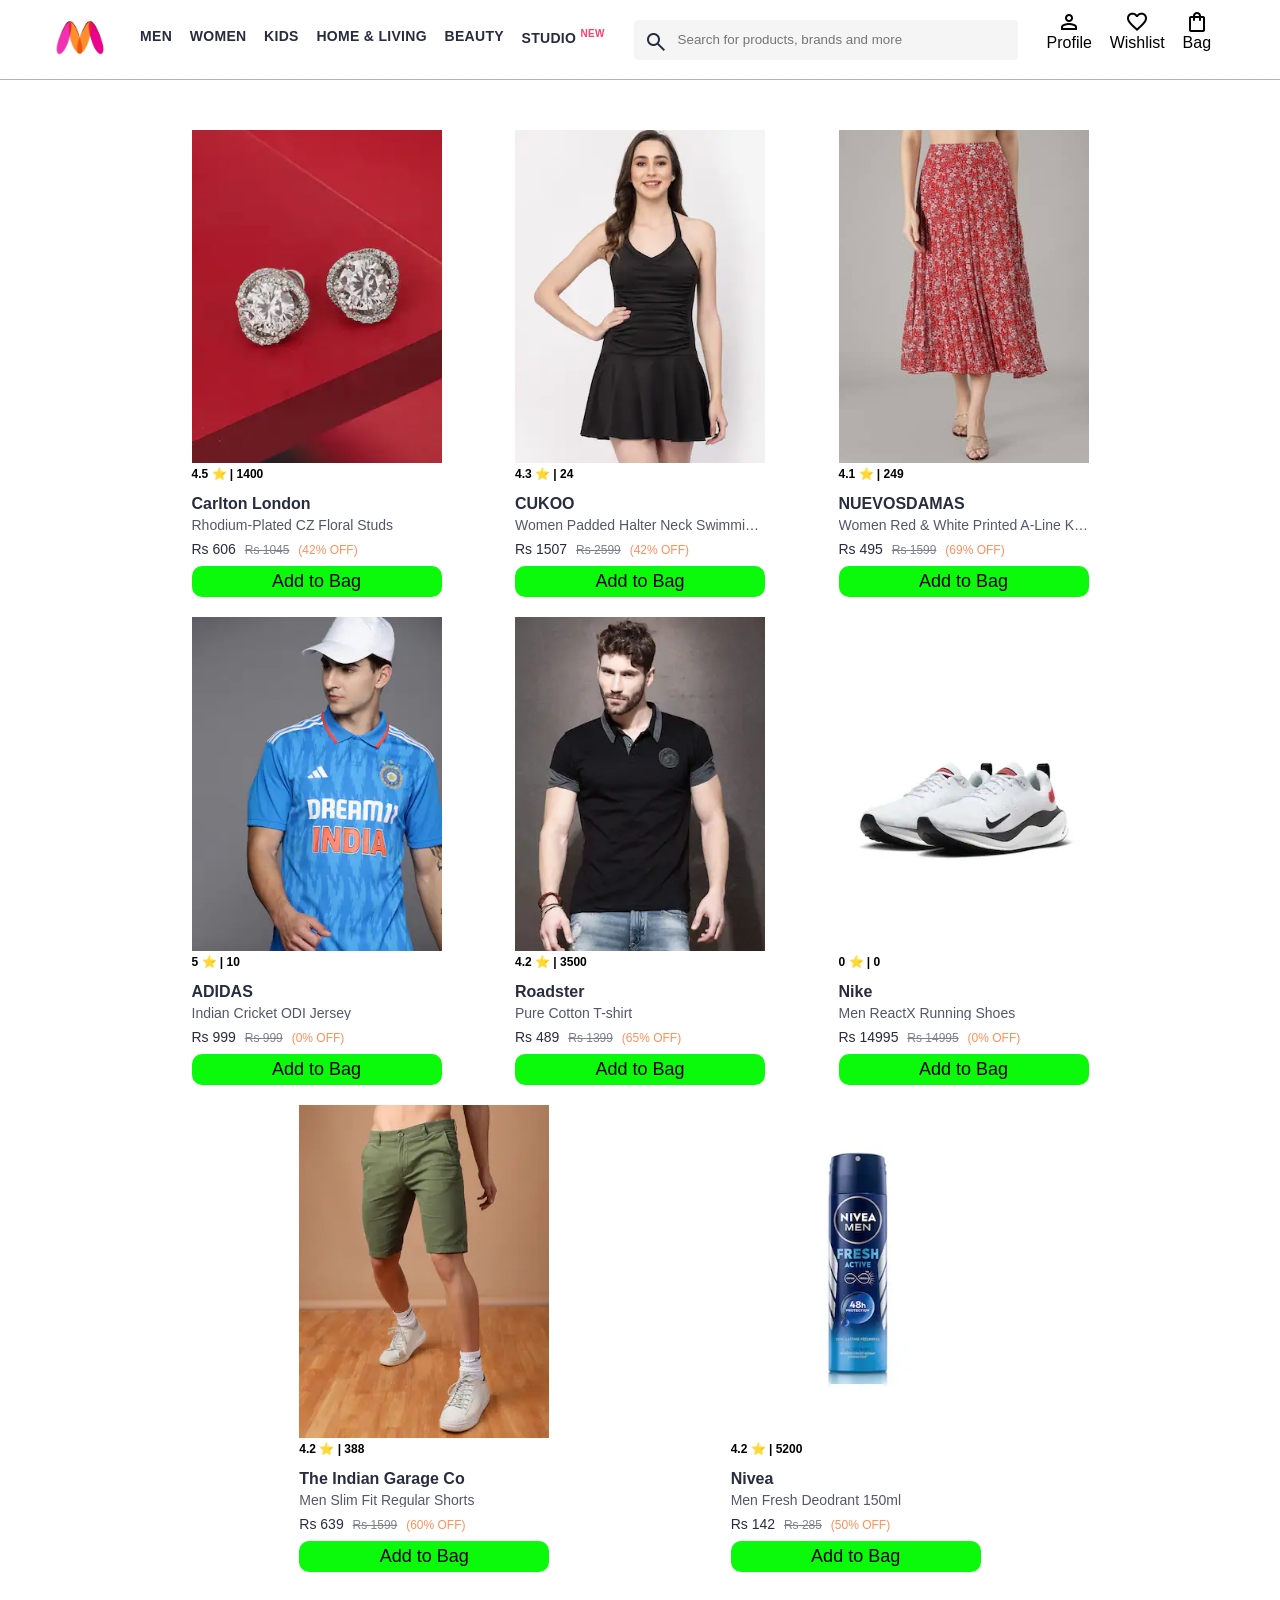
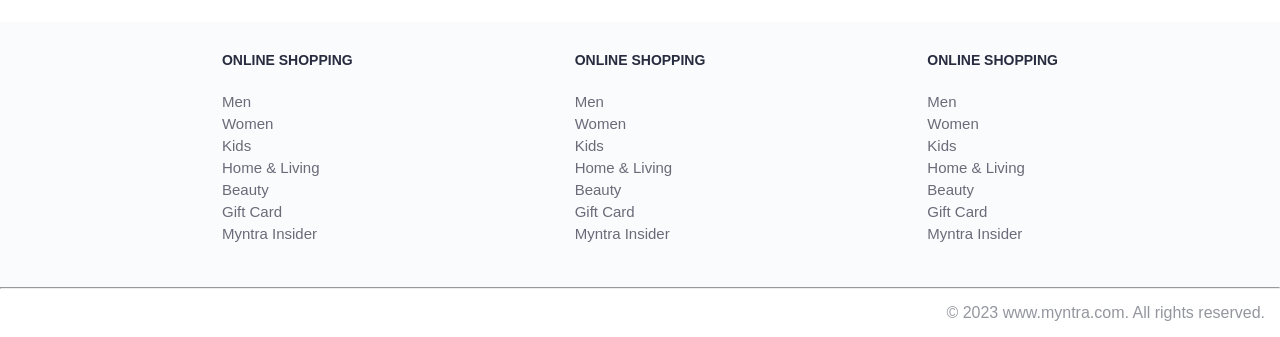
<file: index.html>
<!DOCTYPE html>
<html lang="en">
<head>
    <title>Myntra Functional Clone</title>
    <link rel="stylesheet" href="css/index.css">
    <link rel="stylesheet" href="https://fonts.googleapis.com/css2?family=Material+Symbols+Outlined:opsz,wght,FILL,GRAD@20..48,100..700,0..1,-50..200" />
</head>
<body>
    <header>
        <div class="logo_container">
            <a href="#"><img class="myntra_home" src="images/myntra_logo.webp.webp" alt="Myntra Home"></a>
        </div>
        <nav class="nav_bar">
            <a href="#">Men</a>
            <a href="#">Women</a>
            <a href="#">Kids</a>
            <a href="#">Home & Living</a>
            <a href="#">Beauty</a>
            <a href="#">Studio <sup>New</sup></a>
        </nav>
        <div class="search_bar">
            <span class="material-symbols-outlined search_icon">search</span>
            <input class="search_input" placeholder="Search for products, brands and more">
        </div>
        <div class="action_bar">
            <div class="action_container">
                <span class="material-symbols-outlined action_icon">person</span>
                <span class="action_name">Profile</span>
            </div>

            <div class="action_container">
                <span class="material-symbols-outlined action_icon">favorite</span>
                <span class="action_name">Wishlist</span>
            </div>

            <a class="action_container" href="pages/bag.html">
                <span class="material-symbols-outlined action_icon">shopping_bag</span>
                <span class="action_name">Bag</span>
                <span class="bag-item-count">0</span>
            </a>
        </div>
    </header>
    <main>
        <div class="items-container">
        </div>
    </main>
    <footer>
        <div class="footer_container">
            <div class="footer_column">
                <h3>ONLINE SHOPPING</h3>

                <a href="#">Men</a>
                <a href="#">Women</a>
                <a href="#">Kids</a>
                <a href="#">Home & Living</a>
                <a href="#">Beauty</a>
                <a href="#">Gift Card</a>
                <a href="#">Myntra Insider</a>
            </div>

            <div class="footer_column">
                <h3>ONLINE SHOPPING</h3>

                <a href="#">Men</a>
                <a href="#">Women</a>
                <a href="#">Kids</a>
                <a href="#">Home & Living</a>
                <a href="#">Beauty</a>
                <a href="#">Gift Card</a>
                <a href="#">Myntra Insider</a>
            </div>

            <div class="footer_column">
                <h3>ONLINE SHOPPING</h3>

                <a href="#">Men</a>
                <a href="#">Women</a>
                <a href="#">Kids</a>
                <a href="#">Home & Living</a>
                <a href="#">Beauty</a>
                <a href="#">Gift Card</a>
                <a href="#">Myntra Insider</a>
            </div>
        </div>
        <hr>

        <div class="copyright">
            © 2023 www.myntra.com. All rights reserved.
        </div>
    </footer>

    <script src="data/items.js"></script>
    <script src="Scripts/index.js"></script>
    

</body>
</html>
</file>
<file: css/index.css>
* {
    margin: 0;
    padding: 0;
    font-family: Assistant,-apple-system,BlinkMacSystemFont,Segoe UI,Roboto,Helvetica,Arial,sans-serif;
    box-sizing: border-box;
}
header {
    display: flex;
    background-color: #ffffff;
    height: 80px;
    justify-content: space-between;
    align-items: center;
    border-bottom: 1px solid #b6b1b1;
}
.myntra_home {
    height: 45px;
}
.logo_container {
    margin-left: 4%;
}
.action_bar {
    margin-right: 4%;
}
.nav_bar {
    display: flex;
    min-width: 500px;
    justify-content: space-evenly;
}
.nav_bar a {
    font-size: 14px;
    letter-spacing: .3px;
    color: #282c3f;
    font-weight: 700;
    text-transform: uppercase;
    text-decoration: none;
    padding: 28px 0;
    border-bottom: 5px solid #ffffff;
}
.nav_bar a:hover {
    border-bottom: 4px solid #f54e77;
}

.nav_bar a sup {
    color: #ff3f6c;
    font-size: 10px;
}

.search_bar {
    height: 40px;
    min-width: 200px;
    width: 30%;
    display: flex;
    align-items: center;
}
.search_icon {
    box-sizing: content-box;
    height: 20px;
    padding: 10px;

    background-color: #f5f5f6;
    color: #282c3f;
    font-weight: 300;
    border-radius: 4px 0 0 4px;
}
.search_input {
    color: #696e79;
    background-color: #f5f5f6;
    flex-grow: 1;
    height: 40px;
    border: 0;
    border-radius: 0 4px 4px 0;
}

.action_bar {
    display: flex;
    min-width: 200px;
    justify-content: space-evenly;
}

.action_container {
    display: flex;
    flex-direction: column;
    align-items: center;
}

/* Main section */
.banner_container {
    margin: 40px 0;
}
.banner_image {
    width: 100%;
}

.category_heading {
    text-transform: uppercase;
    color: #3e4152;
    letter-spacing: .15em;
    font-size: 1.8em;
    margin: 50px 0 10px 30px;
    max-height: 5em;
    font-weight: 700;
}

.category-items, .items-container {
    width: 80%;
    margin: 50px 10%;
    display: flex;
    flex-wrap: wrap;
    justify-content: space-evenly;
}

.sale_item {
    width: 250px;
}

.footer_container {
    padding: 30px 0px 40px 0px;
    background: #FAFBFC;
    display: flex;
    justify-content: space-evenly;
}

.footer_column {
    display: flex;
    flex-direction: column;
}

.footer_column h3 {
    color: #282c3f;
    font-size: 14px;
    margin-bottom: 25px;
}

.footer_column a {
    color: #696b79;
    font-size: 15px;
    text-decoration: none;
    padding-bottom: 5px;
}

.copyright {
    color: #94969f;
    text-align: end;
    padding: 15px;
}

.items-container{
     width: 80%;
     margin: 40px 10%;
}

.item-container{
     width: 250px;
     margin: 10px;
}

.item-image{
     width: 100%;
}

.rating{
   font-size: 12px;
   font-weight: 700;
}

.company-name{
    margin-top: 15px;
     font-size: 16px;
     font-weight: 700;
     line-height: 1;
     color: #282c3f;
     margin-bottom: 6px;
     overflow: hidden;
     text-overflow: ellipsis;
     white-space: nowrap;
}

.item-name{
    color: #535766;
    font-size: 14px;
    line-height: 1;
    margin-bottom: 0;
    margin-top: 0;
    overflow: hidden;
    text-overflow: ellipsis;
    white-space: nowrap;
    font-weight: 400;
    display: block;
}

.price{
    margin-top: 10px;
   font-size: 14px;
   line-height: 15px;
   color: #282c3f;
   white-space: nowrap;
}

.current-price{
   font-size: 14px;
   font-weight: 400;
   color: #282c3f;
}

.original-price{
   text-decoration: line-through;
   color: #7e818c;
   font-weight: 400;
   margin-left: 5px;
   font-size: 12px;
}

.discount{
   color: #ff905a;
   font-weight: 400;
   font-size: 12px;
   margin-left: 5px;
}

.btn-add-bag{
    margin-top: 8px;
    width: 100%;
    font-size: 18px;
    background-color: hsl(120, 95%, 51%);
    padding: 5px 20px;
    border: none;
    border-radius: 10px;
    cursor: pointer;
}

.bag-item-count{
    background-color: #f16565;
    white-space: nowrap;
    text-align: center;
    line-height: 18px;
    padding: 0 6px;
    height: 18px;
    position: relative;
    border-radius: 50%;
    font-size: 12px;
    color: #fff;
    left: 13px;
    top: -44px;
    font-weight: 700;
    cursor: pointer;
}

.action_container {
    text-decoration: none;
}
a.action_container:link {
    color:black;
}
</file>
